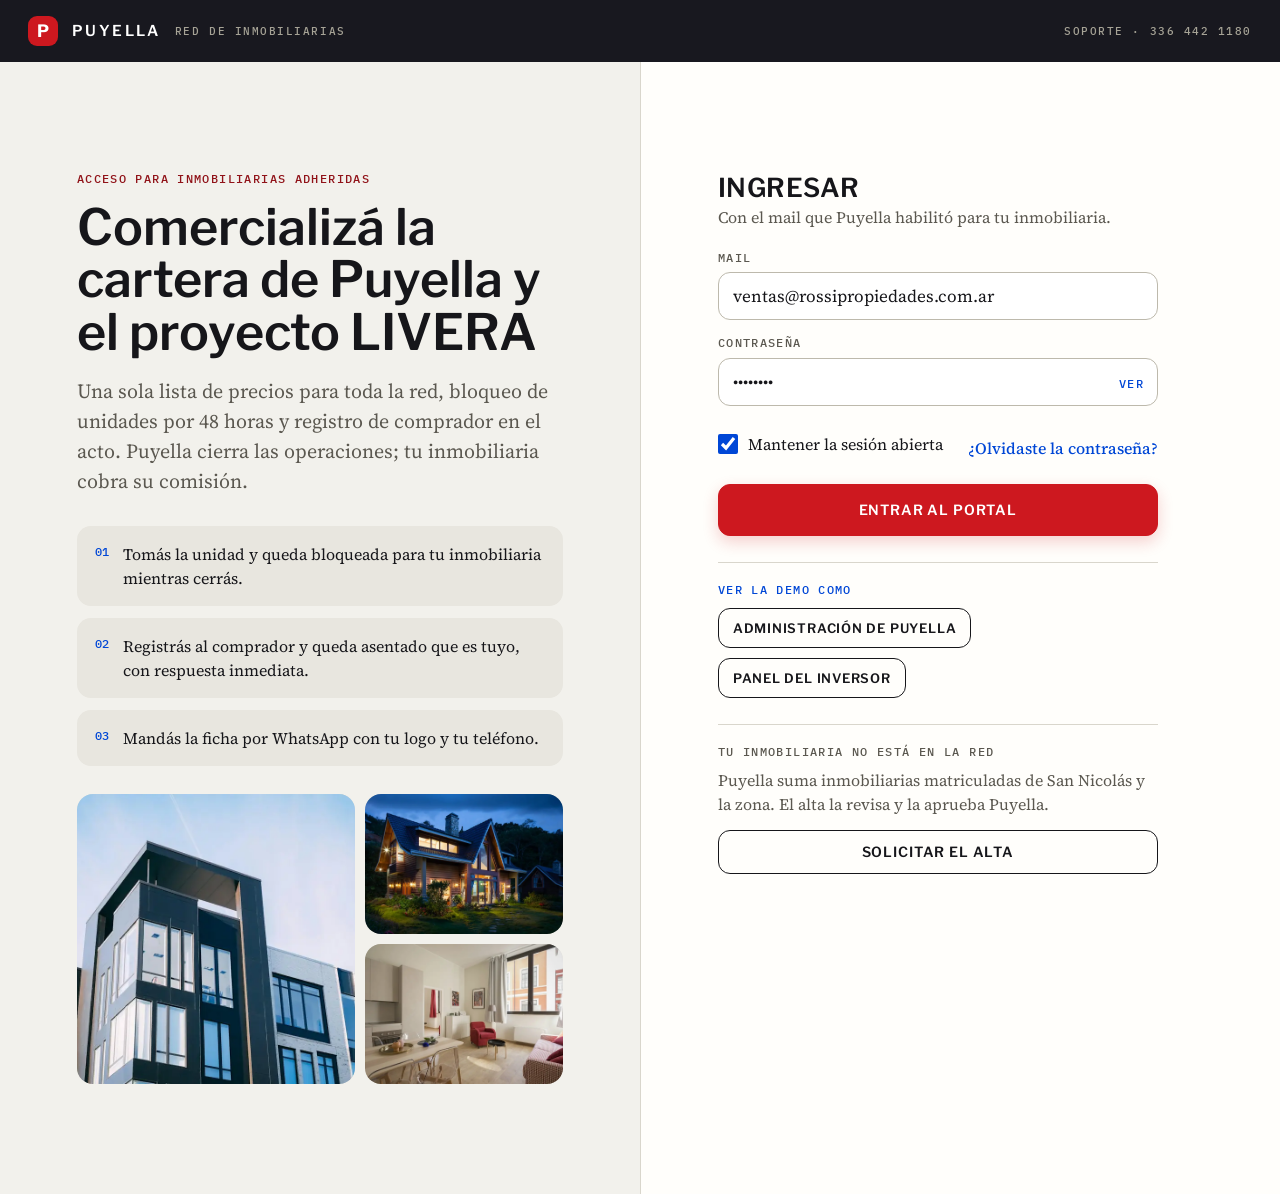
<file: index.html>
<!doctype html>
<html lang="es">
<head>
<meta charset="utf-8">
<meta name="viewport" content="width=device-width, initial-scale=1, viewport-fit=cover">
<meta name="robots" content="noindex, nofollow">
<meta name="theme-color" content="#18181f">
<title>Red de inmobiliarias · Puyella</title>
<link rel="preconnect" href="https://fonts.googleapis.com">
<link rel="preconnect" href="https://fonts.gstatic.com" crossorigin>
<link rel="stylesheet" href="https://fonts.googleapis.com/css2?family=IBM+Plex+Mono:wght@400;500&family=Libre+Franklin:wght@400;500;600;700&family=Source+Serif+4:ital,wght@0,400;0,600;1,400&display=swap">
<link rel="stylesheet" href="css/app.css">
</head>
<body>
<div id="root"></div>
<div id="modal"></div>
<div id="toast" role="status" aria-live="polite"></div>
<noscript><p style="padding:24px">Esta demostración necesita JavaScript.</p></noscript>
<script src="js/data.js"></script>
<script src="js/core.js"></script>
<script src="js/v-inmo.js"></script>
<script src="js/v-admin.js"></script>
<script>APP.start();</script>
</body>
</html>
</file>
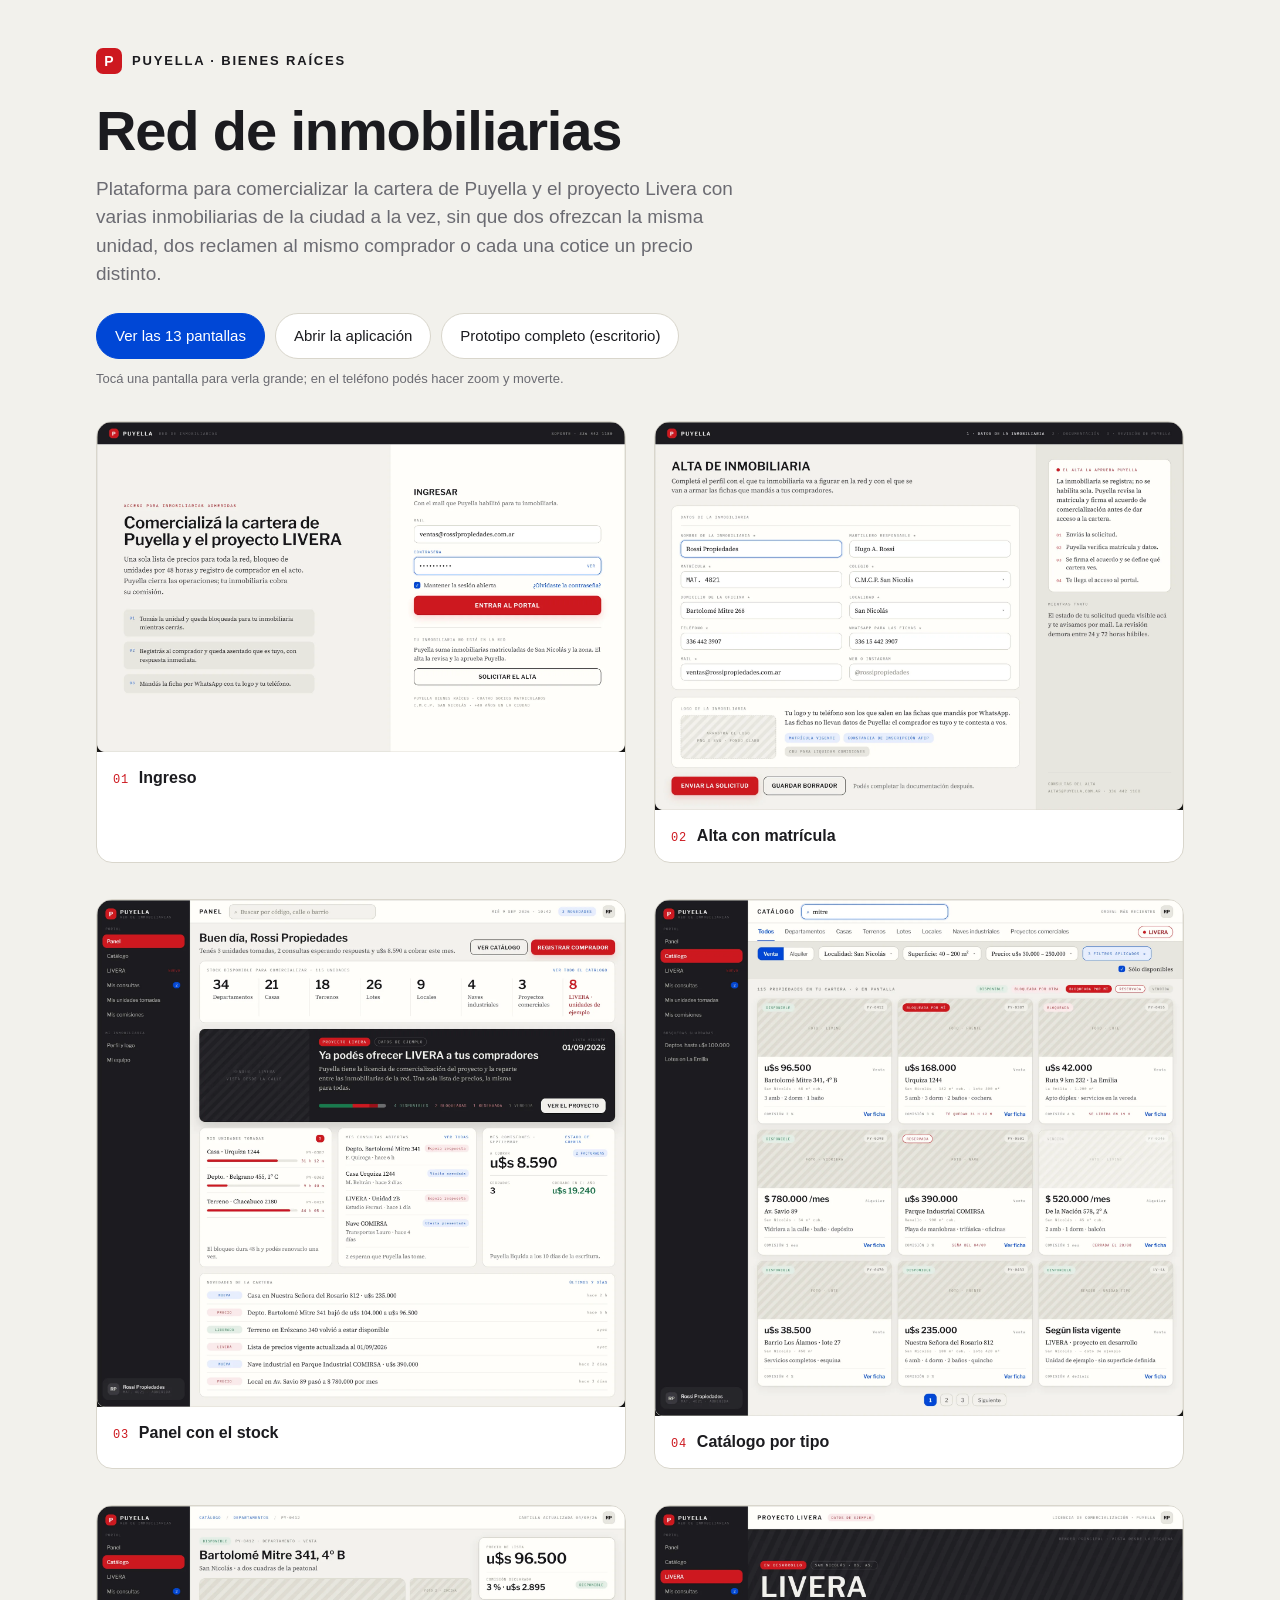
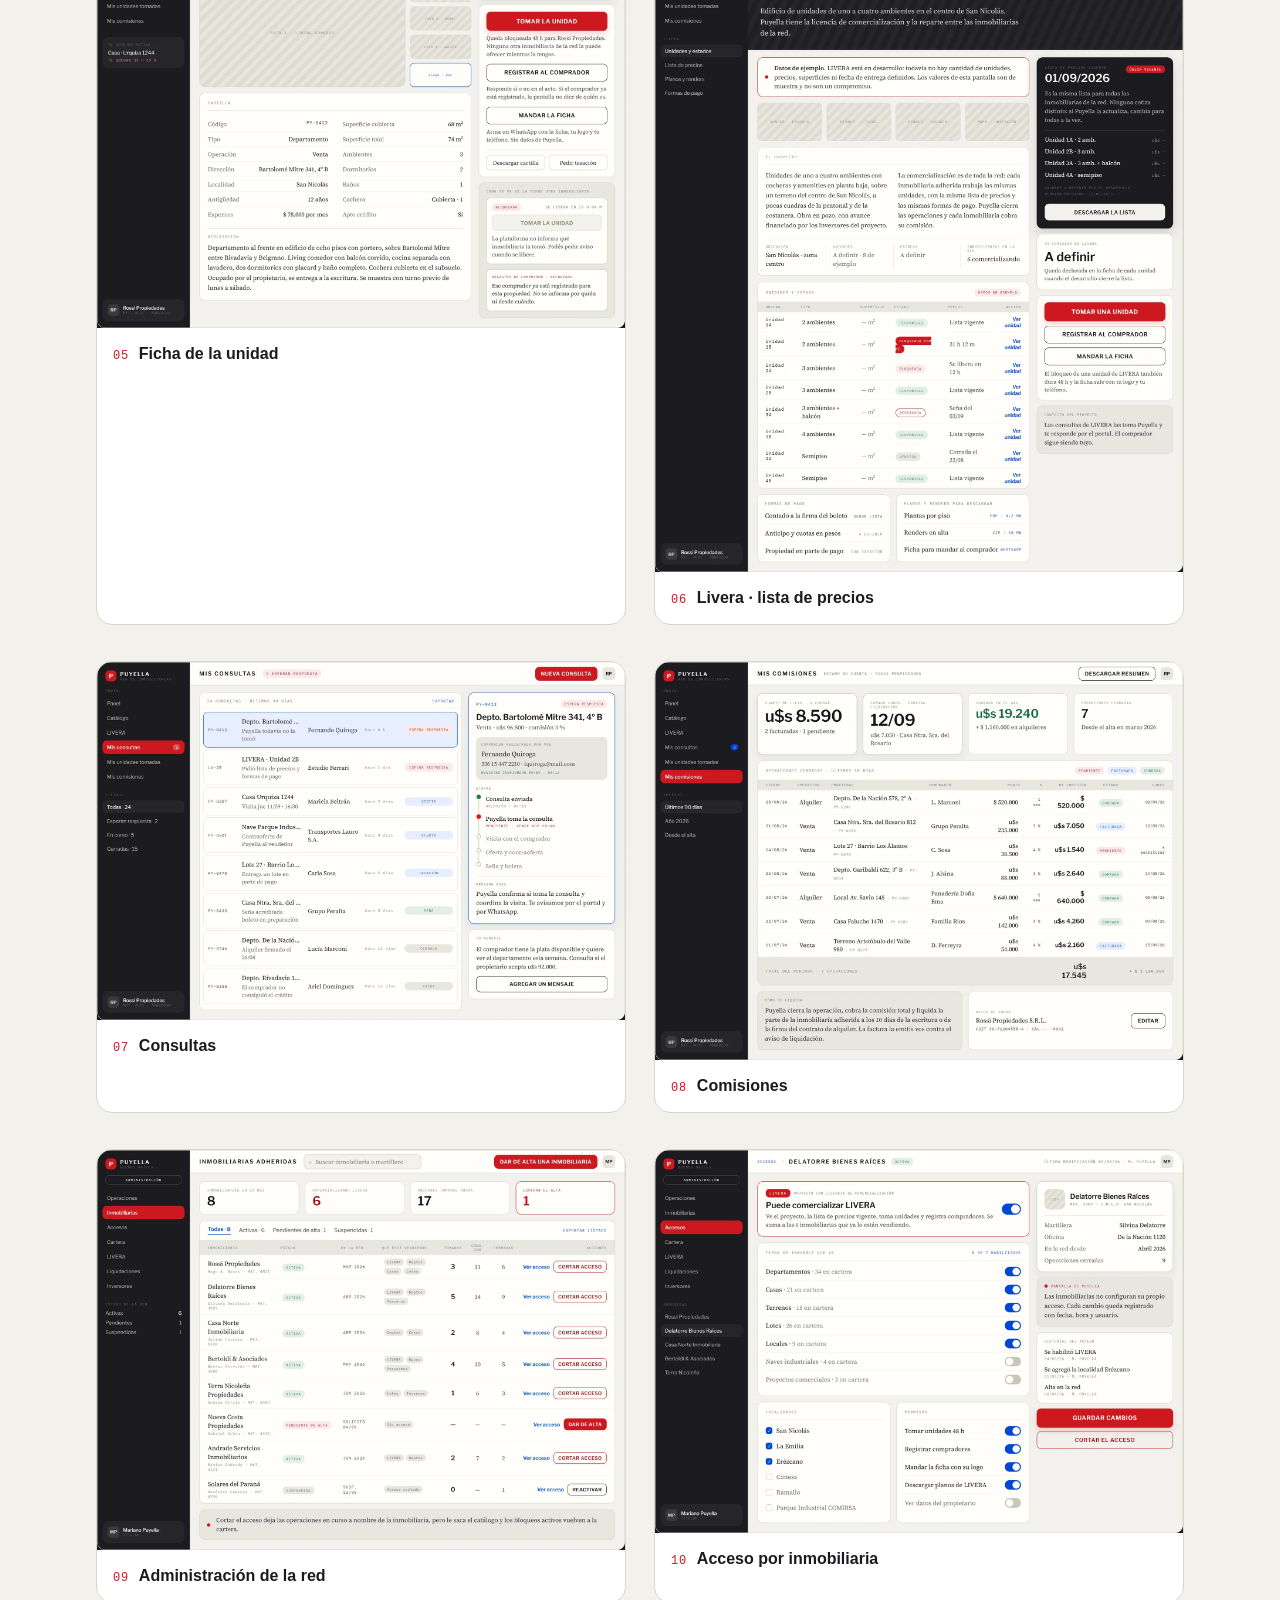
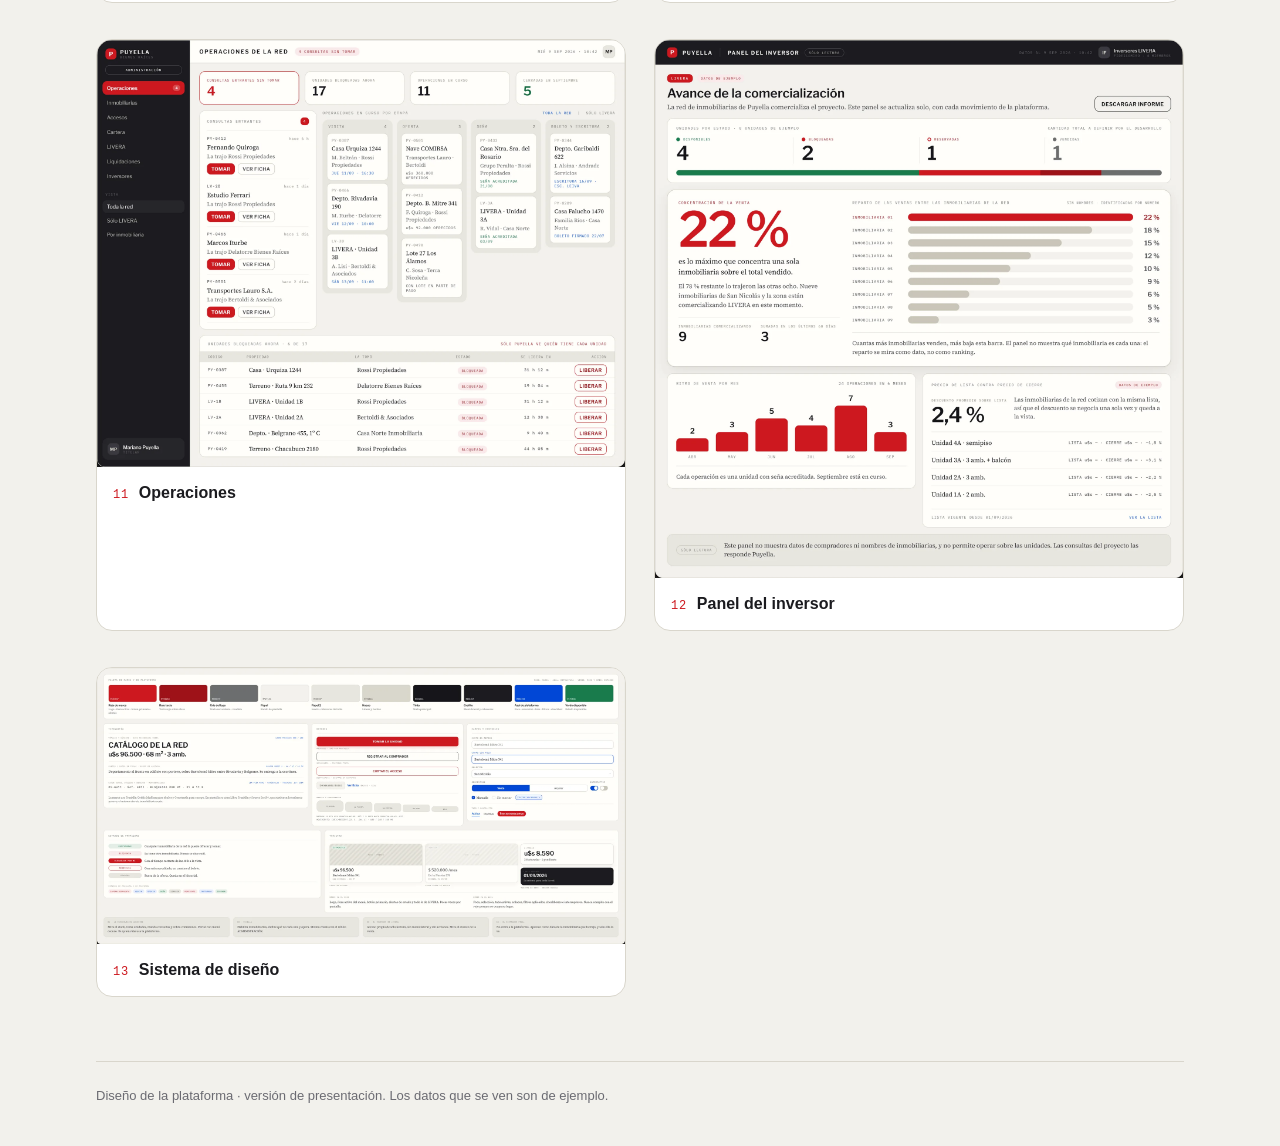
<file: capturas.html>
<!doctype html>
<html lang="es">
<head>
<meta charset="utf-8">
<meta name="viewport" content="width=device-width, initial-scale=1">
<meta name="robots" content="noindex, nofollow">
<title>Red de Inmobiliarias · Puyella</title>
<style>
:root{--papel:#F2F1EC;--tinta:#1b1b1f;--suave:#6b6b72;--linea:#d9d6cc;--rojo:#cd181f;--azul:#0047d6;--sup:#fff}
@media (prefers-color-scheme:dark){:root{--papel:#141416;--tinta:#f2f1ec;--suave:#a0a0a8;--linea:#2c2c31;--sup:#1d1d21}}
*{box-sizing:border-box;margin:0}
body{background:var(--papel);color:var(--tinta);font:16px/1.5 -apple-system,BlinkMacSystemFont,"Segoe UI",Roboto,sans-serif;-webkit-font-smoothing:antialiased}
.wrap{max-width:1120px;margin:0 auto;padding:0 16px}
header{padding:48px 0 32px}
.marca{display:flex;align-items:center;gap:10px;font-weight:600;letter-spacing:.14em;font-size:13px;text-transform:uppercase}
.marca i{width:26px;height:26px;border-radius:7px;background:var(--rojo);color:#fff;display:grid;place-items:center;font:700 14px/1 sans-serif;letter-spacing:0}
h1{font-size:clamp(32px,7vw,56px);line-height:1.05;letter-spacing:-.02em;font-weight:700;margin:28px 0 14px}
header p{max-width:640px;color:var(--suave);font-size:clamp(16px,2.4vw,19px)}
.acciones{display:flex;flex-wrap:wrap;gap:10px;margin-top:24px}
.btn{display:inline-block;padding:11px 18px;border-radius:980px;font-size:15px;font-weight:500;text-decoration:none;border:1px solid var(--linea);color:var(--tinta);background:var(--sup)}
.btn.p{background:var(--azul);border-color:var(--azul);color:#fff}
.nota{font-size:13px;color:var(--suave);margin-top:10px}
.grid{display:grid;gap:28px;padding-bottom:64px}
@media (min-width:860px){.grid{grid-template-columns:1fr 1fr;gap:36px 28px}}
figure{background:var(--sup);border:1px solid var(--linea);border-radius:16px;overflow:hidden}
figure button{display:block;width:100%;border:0;padding:0;background:none;cursor:zoom-in}
figure img{display:block;width:100%;height:auto}
figcaption{display:flex;gap:10px;align-items:baseline;padding:14px 16px;font-weight:600}
figcaption span{font:500 12px/1 ui-monospace,Menlo,monospace;color:var(--rojo);letter-spacing:.06em}
footer{border-top:1px solid var(--linea);padding:24px 0 40px;font-size:13px;color:var(--suave)}
#vis{position:fixed;inset:0;background:rgba(10,10,12,.94);display:none;flex-direction:column;z-index:10}
#vis.on{display:flex}
#vis .barra{display:flex;justify-content:space-between;align-items:center;padding:12px 16px;color:#fff;font-size:14px;gap:8px}
#vis .barra b{font-weight:600;overflow:hidden;text-overflow:ellipsis;white-space:nowrap}
#vis button{background:#ffffff1f;color:#fff;border:0;border-radius:980px;padding:8px 14px;font-size:14px;cursor:pointer}
#vis .lienzo{flex:1;overflow:auto;-webkit-overflow-scrolling:touch}
#vis img{display:block;width:max(100%,900px);height:auto;margin:0 auto}
</style>
</head>
<body>
<div class="wrap">
<header>
  <div class="marca"><i>P</i>Puyella · Bienes raíces</div>
  <h1>Red de inmobiliarias</h1>
  <p>Plataforma para comercializar la cartera de Puyella y el proyecto Livera con varias inmobiliarias de la ciudad a la vez, sin que dos ofrezcan la misma unidad, dos reclamen al mismo comprador o cada una cotice un precio distinto.</p>
  <div class="acciones">
    <a class="btn p" href="#pantallas">Ver las 13 pantallas</a>
    <a class="btn" href="./">Abrir la aplicación</a>
    <a class="btn" href="prototipo-escritorio.html">Prototipo completo (escritorio)</a>
  </div>
  <p class="nota">Tocá una pantalla para verla grande; en el teléfono podés hacer zoom y moverte.</p>
</header>
<main id="pantallas" class="grid"></main>
<footer>Diseño de la plataforma · versión de presentación. Los datos que se ven son de ejemplo.</footer>
</div>

<div id="vis" role="dialog" aria-modal="true" aria-label="Pantalla ampliada">
  <div class="barra"><button id="ant">‹ Anterior</button><b id="tit"></b><button id="sig">Siguiente ›</button><button id="cer">Cerrar</button></div>
  <div class="lienzo"><img id="gran" alt=""></div>
</div>

<script>
const P=[["01-ingreso","Ingreso"],["02-alta","Alta con matrícula"],["03-panel","Panel con el stock"],["04-catalogo","Catálogo por tipo"],["05-ficha","Ficha de la unidad"],["06-livera","Livera · lista de precios"],["07-consultas","Consultas"],["08-comisiones","Comisiones"],["09-adheridas","Administración de la red"],["10-acceso","Acceso por inmobiliaria"],["11-operaciones","Operaciones"],["12-inversor","Panel del inversor"],["13-sistema","Sistema de diseño"]];
const g=document.getElementById("pantallas"),v=document.getElementById("vis"),gran=document.getElementById("gran"),tit=document.getElementById("tit");
let i=0;
P.forEach(([f,t],n)=>{
  const fig=document.createElement("figure");
  fig.innerHTML=`<button type="button" aria-label="Ampliar: ${t}"><img loading="${n<2?"eager":"lazy"}" src="img/${f}.webp" alt="${t}"></button><figcaption><span>${String(n+1).padStart(2,"0")}</span>${t}</figcaption>`;
  fig.querySelector("button").onclick=()=>abrir(n);
  g.appendChild(fig);
});
function abrir(n){i=(n+P.length)%P.length;gran.src=`img/${P[i][0]}.webp`;gran.alt=P[i][1];tit.textContent=`${i+1}/${P.length} · ${P[i][1]}`;v.classList.add("on");document.body.style.overflow="hidden";v.querySelector(".lienzo").scrollTo(0,0)}
function cerrar(){v.classList.remove("on");document.body.style.overflow=""}
document.getElementById("sig").onclick=()=>abrir(i+1);
document.getElementById("ant").onclick=()=>abrir(i-1);
document.getElementById("cer").onclick=cerrar;
addEventListener("keydown",e=>{if(!v.classList.contains("on"))return;if(e.key==="Escape")cerrar();if(e.key==="ArrowRight")abrir(i+1);if(e.key==="ArrowLeft")abrir(i-1)});
</script>
</body>
</html>
</file>
<file: css/app.css>
/* Diseño de la Red de inmobiliarias — mismos colores, tipografías y estructura que el diseño aprobado.
   Mejoras aplicadas: rótulos desde 11 px con contraste AA, estado con punto además del color,
   foco visible, acciones destructivas en menú con confirmación y versión para móvil. */
:root{
  --rojo:#cd181f;--rojo2:#901218;--papel:#f2f1ec;--papel2:#e8e6df;--hueso:#d9d6cc;
  --tinta:#16161a;--grafito:#18181f;--azul:#0047d6;--verde:#19784c;--ambar:#8a5a00;
  --suave:#5b5850;--card:#fffefb;--line:#d9d6cc;
  --sans:"Libre Franklin",system-ui,-apple-system,"Segoe UI",sans-serif;
  --serif:"Source Serif 4",Georgia,"Times New Roman",serif;
  --mono:"IBM Plex Mono",ui-monospace,Menlo,Consolas,monospace;
  --side:252px;
}
*{box-sizing:border-box;margin:0}
html{-webkit-text-size-adjust:100%}
body{background:var(--papel);color:var(--tinta);font:400 16px/1.5 var(--serif);-webkit-font-smoothing:antialiased;min-height:100vh}
button,input,select,textarea{font:inherit;color:inherit}
a{color:var(--azul);text-decoration:none}
:focus-visible{outline:2px solid var(--azul);outline-offset:2px;border-radius:6px}
[hidden]{display:none!important}

/* ---------- estructura ---------- */
.app{display:grid;grid-template-columns:var(--side) 1fr;min-height:100vh}
.side{background:var(--grafito);color:var(--papel2);position:sticky;top:0;height:100vh;display:flex;flex-direction:column;padding:18px 12px 14px;overflow-y:auto}
.brand{display:flex;align-items:center;gap:10px;padding:4px 8px 14px;color:#fff}
.logo{width:32px;height:32px;border-radius:9px;background:var(--rojo);color:#fff;display:grid;place-items:center;font:700 17px/1 var(--sans);flex:none}
.brand b{font:600 15px/1 var(--sans);letter-spacing:.16em}
.brand small{display:block;font:500 10.5px/1.2 var(--mono);letter-spacing:.1em;color:#a6a396;margin-top:4px;text-transform:uppercase}
.nl{font:500 11px/1 var(--mono);letter-spacing:.14em;color:#a6a396;text-transform:uppercase;padding:18px 10px 8px}
.nav a,.nav button{display:flex;align-items:center;gap:10px;width:100%;text-align:left;background:none;border:0;color:#e8e6df;padding:10px 12px;border-radius:10px;font:400 16px/1.2 var(--serif);cursor:pointer;margin-bottom:2px}
.nav a:hover,.nav button:hover{background:#ffffff14}
.nav a.on{background:var(--rojo);color:#fff}
.nav .cnt{margin-left:auto;background:var(--azul);color:#fff;font:600 12px/1 var(--sans);padding:4px 8px;border-radius:99px}
.nav a.on .cnt{background:#fff;color:var(--rojo)}
.nav .nuevo{margin-left:auto;font:500 10.5px/1 var(--mono);letter-spacing:.1em;color:#ff9a9e}
.nav a.on .nuevo{color:#fff}
.sp{flex:1}
.chip-admin{display:block;text-align:center;border:1px solid #ffffff40;border-radius:99px;padding:6px;font:500 11px/1 var(--mono);letter-spacing:.2em;margin:0 0 6px;color:#e8e6df}
.me{display:flex;align-items:center;gap:10px;background:#ffffff12;border:0;border-radius:14px;padding:10px;width:100%;text-align:left;cursor:pointer;color:#fff}
.av{width:34px;height:34px;border-radius:50%;background:#ffffff26;display:grid;place-items:center;font:600 13px/1 var(--sans);flex:none;color:#fff}
.me b{display:block;font:400 15px/1.2 var(--serif)}
.me small{display:block;font:500 10.5px/1.3 var(--mono);letter-spacing:.08em;color:#a6a396;text-transform:uppercase;margin-top:2px}
.mainw{min-width:0;display:flex;flex-direction:column}
.bar{height:62px;background:var(--card);border-bottom:1px solid var(--line);display:flex;align-items:center;gap:16px;padding:0 28px;position:sticky;top:0;z-index:5}
.bar h2{font:600 18px/1 var(--sans);letter-spacing:.14em;text-transform:uppercase;white-space:nowrap}
.bar .crumb{font:500 12px/1 var(--mono);letter-spacing:.1em;text-transform:uppercase;color:var(--azul)}
.bar .crumb span{color:var(--suave)}
.bar .fl{flex:1}
.bar .date{font:500 12px/1 var(--mono);letter-spacing:.08em;color:var(--suave);text-transform:uppercase}
.bar .av{background:var(--papel2);color:var(--tinta);width:40px;height:40px}
.bar .menu-btn{display:none}
.srch{position:relative;flex:0 1 420px;min-width:0}
.srch input{width:100%;height:42px;border-radius:12px;border:1px solid var(--line);background:var(--papel);padding:0 14px 0 38px;font:400 16px/1 var(--serif)}
.srch svg{position:absolute;left:12px;top:12px;width:18px;height:18px;color:var(--suave)}
.page{padding:28px;max-width:1280px;width:100%}
.ph{display:flex;align-items:flex-end;justify-content:space-between;gap:20px;flex-wrap:wrap;margin-bottom:22px}
.ph h1{font:600 34px/1.1 var(--sans);letter-spacing:-.005em}
.ph p{font-size:18px;color:var(--suave);margin-top:6px}
.ph .acts{display:flex;gap:10px;flex-wrap:wrap}

/* ---------- componentes ---------- */
.card{background:var(--card);border:1px solid var(--line);border-radius:18px;padding:22px;box-shadow:0 1px 2px #16161a0d,0 8px 24px #16161a0a}
.card.soft{background:var(--papel2);box-shadow:none}
.card.dark{background:var(--grafito);color:#fff;border-color:var(--grafito)}
.lab{font:500 11.5px/1.3 var(--mono);letter-spacing:.12em;text-transform:uppercase;color:var(--suave)}
.dark .lab{color:#b4b1a4}
.lab.az{color:var(--azul)}
.card>.lab:first-child{margin-bottom:14px}
.ln{display:flex;justify-content:space-between;align-items:baseline;gap:12px}
.ln a.lab,.ln button.lab{background:none;border:0;cursor:pointer;color:var(--azul);padding:0 4px;min-height:40px;display:inline-flex;align-items:center}
.big{font:600 44px/1 var(--sans);letter-spacing:-.01em}
.h3{font:600 20px/1.25 var(--sans)}
.mut{color:var(--suave)}
.mono{font-family:var(--mono)}
.grid{display:grid;gap:18px}
.g2{grid-template-columns:1fr 1fr}.g3{grid-template-columns:repeat(3,1fr)}.g4{grid-template-columns:repeat(4,1fr)}
.g21{grid-template-columns:2fr 1fr}.g12{grid-template-columns:1fr 2fr}
.ais{align-items:start}.g12.c{grid-template-columns:1fr 1.5fr;gap:36px}#opg{grid-template-columns:380px 1fr}.mt{margin-top:18px}.mt2{margin-top:28px}

.btn{display:inline-flex;align-items:center;justify-content:center;gap:8px;min-height:44px;padding:0 20px;border-radius:12px;border:1.5px solid var(--tinta);background:transparent;color:var(--tinta);font:600 14px/1 var(--sans);letter-spacing:.06em;text-transform:uppercase;cursor:pointer;white-space:nowrap;text-decoration:none}
.btn:hover{background:#16161a0d}
.btn.p{background:var(--rojo);border-color:var(--rojo);color:#fff;box-shadow:0 6px 16px #cd181f33}
.btn.p:hover{background:#b6151b}
.btn.sm{min-height:40px;padding:0 14px;font-size:13px}
.btn.xs{min-height:40px;padding:0 12px;font-size:12px;border-radius:10px}
.btn.w{width:100%}
.btn.dk{background:#fff;color:var(--tinta);border-color:#fff}
.btn.d{border-color:var(--rojo);color:var(--rojo2)}
.btn[disabled]{opacity:.55;cursor:not-allowed;box-shadow:none;border-style:dashed}
.btn.p[disabled]{background:var(--hueso);border-color:var(--hueso);color:#4a483f}
.lk{background:none;border:0;color:var(--azul);font:500 16px/1.2 var(--serif);cursor:pointer;padding:6px 0;text-decoration:none}
.lk:hover{text-decoration:underline}

/* estado: punto + texto, no solo color */
.st{display:inline-flex;align-items:center;gap:7px;font:500 11.5px/1 var(--mono);letter-spacing:.08em;text-transform:uppercase;padding:6px 11px;border-radius:99px;white-space:nowrap}
.st::before{content:"";width:7px;height:7px;border-radius:50%;background:currentColor;flex:none}
.st.ok{background:#e1f1e8;color:#115c37}
.st.otra{background:#f6e3e3;color:#8c1117}
.st.mia{background:var(--azul);color:#fff}
.st.res{background:#fff;color:#8a5a00;box-shadow:inset 0 0 0 1.5px #8a5a00}
.st.vend{background:var(--hueso);color:#4a483f}
.st.az{background:#e3ebff;color:#0a3aa6}
.st.rs{background:#f6e3e3;color:#8c1117}
.st.vd{background:#e1f1e8;color:#115c37}
.st.gr{background:var(--papel2);color:#4a483f}
.tm{font:500 12px/1 var(--mono);letter-spacing:.06em;color:var(--tinta)}
.tm.urg{color:var(--rojo2);font-weight:600}

.bar-p{height:8px;border-radius:99px;background:var(--hueso);overflow:hidden;display:flex}
.bar-p i{display:block;height:100%}

/* tablas como filas que se apilan en móvil */
.tbl{display:block}
.tbl .r{display:grid;grid-template-columns:var(--cols);gap:14px;align-items:center;padding:14px 20px;border-top:1px solid var(--line)}
.tbl .r.h{background:var(--papel2);border-top:0;font:500 11.5px/1.2 var(--mono);letter-spacing:.1em;text-transform:uppercase;color:var(--suave);padding:11px 20px}
.tbl .r>*{min-width:0}
.tbl.card{padding:0;overflow:hidden}
.tbl .r.click{cursor:pointer}
.tbl .r.click:hover{background:#16161a08}
.tbl .num{text-align:right}
.tbl small{display:block;font:500 12px/1.3 var(--mono);color:var(--suave);letter-spacing:.04em}

/* formularios */
.fld{display:block;margin-bottom:16px}
.fld .lab{display:block;margin-bottom:7px}
.in,select.in,textarea.in{width:100%;min-height:48px;border-radius:12px;border:1.5px solid #bdb9ac;background:#fff;padding:10px 14px;font:400 17px/1.3 var(--serif)}
.in::placeholder{color:#6b685c}
.in:focus{outline:0;border-color:var(--azul);box-shadow:0 0 0 3px #0047d62e}
textarea.in{min-height:96px;resize:vertical}
.seg{display:inline-flex;border:1.5px solid #bdb9ac;border-radius:12px;overflow:hidden;background:#fff}
.seg button{border:0;background:none;padding:0 18px;min-height:44px;font:500 16px/1 var(--serif);cursor:pointer;color:var(--suave)}
.seg button.on{background:var(--azul);color:#fff;font-weight:600}
.chk{display:inline-flex;align-items:center;gap:10px;cursor:pointer;min-height:44px}
.chk input{width:20px;height:20px;accent-color:var(--azul)}
.sw{position:relative;width:50px;height:30px;flex:none}
.sw input{position:absolute;inset:0;opacity:0;margin:0;cursor:pointer;z-index:1}
.sw i{position:absolute;inset:0;border-radius:99px;background:#bdb9ac;transition:.15s}
.sw i::after{content:"";position:absolute;top:3px;left:3px;width:24px;height:24px;border-radius:50%;background:#fff;box-shadow:0 1px 3px #0004;transition:.15s}
.sw input:checked+i{background:var(--azul)}
.sw input:checked+i::after{left:23px}
.sw input:focus-visible+i{outline:2px solid var(--azul);outline-offset:2px}
.swr{display:flex;align-items:center;justify-content:space-between;gap:14px;padding:14px 0;border-top:1px solid var(--line)}
.swr:first-of-type{border-top:0}
.swr.off{color:var(--suave)}
.tabs{display:flex;gap:6px;overflow-x:auto;border-bottom:1px solid var(--line);scrollbar-width:none}
.tabs::-webkit-scrollbar{display:none}
.tabs button{background:none;border:0;border-bottom:3px solid transparent;padding:13px 14px;font:400 17px/1 var(--serif);color:var(--suave);cursor:pointer;white-space:nowrap}
.tabs button.on{color:var(--azul);font-weight:600;border-color:var(--azul)}
.note{display:flex;gap:12px;align-items:flex-start;padding:16px 20px;border-radius:16px;background:var(--papel2)}
.note::before{content:"";width:9px;height:9px;border-radius:50%;background:var(--rojo);margin-top:9px;flex:none}
.note.err{background:#fff;border:1.5px solid var(--rojo)}
.ph-img{background:repeating-linear-gradient(135deg,#e6e3d9 0 14px,#ded9cc 14px 28px);display:grid;place-items:center;color:#6f6b5d;font:500 11.5px/1.2 var(--mono);letter-spacing:.14em;text-transform:uppercase;text-align:center;padding:8px}
.pill-c{display:inline-block;font:500 11.5px/1 var(--mono);letter-spacing:.08em;text-transform:uppercase;padding:6px 11px;border-radius:99px;background:var(--papel2);color:#4a483f}
.pill-c.az{background:#e3ebff;color:#0a3aa6}
.pill-c.rj{background:var(--rojo);color:#fff}
.empty{text-align:center;padding:48px 20px;color:var(--suave)}
.empty b{display:block;font:600 20px/1.2 var(--sans);color:var(--tinta);margin-bottom:6px}

/* menú ⋯, modal, toast */
.mn{position:relative;display:inline-block}
.mn>button{width:44px;height:44px;border-radius:12px;border:1.5px solid #bdb9ac;background:#fff;cursor:pointer;font:700 20px/1 var(--sans);letter-spacing:2px;color:var(--tinta)}
.mn .pop{position:absolute;right:0;top:48px;z-index:20;min-width:210px;background:#fff;border:1px solid var(--line);border-radius:14px;box-shadow:0 12px 32px #16161a2e;padding:6px}
.pop button,.pop a{display:block;width:100%;text-align:left;background:none;border:0;padding:12px 14px;border-radius:10px;font:400 16px/1.2 var(--serif);cursor:pointer;color:var(--tinta)}
.pop button:hover,.pop a:hover{background:var(--papel)}
.pop .dg{color:var(--rojo2)}
#modal{position:fixed;inset:0;background:#16161a99;z-index:50;display:none;align-items:center;justify-content:center;padding:16px}
#modal.on{display:flex}
#modal .box{background:var(--card);border-radius:22px;width:min(520px,100%);max-height:calc(100vh - 32px);overflow:auto;padding:26px;box-shadow:0 24px 64px #0006}
#modal h3{font:600 24px/1.2 var(--sans);margin-bottom:8px}
#modal .acts{display:flex;gap:10px;justify-content:flex-end;margin-top:20px;flex-wrap:wrap}
#toast{position:fixed;left:50%;bottom:28px;transform:translateX(-50%) translateY(20px);background:var(--grafito);color:#fff;padding:14px 20px;border-radius:14px;font:400 16px/1.3 var(--serif);opacity:0;pointer-events:none;transition:.2s;z-index:60;max-width:calc(100vw - 32px);box-shadow:0 12px 32px #0005}
#toast.on{opacity:1;transform:translateX(-50%) translateY(0)}
#toast.er{background:var(--rojo2)}

/* ---------- ingreso y alta ---------- */
.login{display:grid;grid-template-columns:1fr 1fr;min-height:calc(100vh - 62px)}
.login .l{background:var(--papel);padding:min(9vw,110px) min(6vw,92px)}
.login .r{background:var(--card);padding:min(9vw,110px) min(6vw,80px);border-left:1px solid var(--line)}
.login h1{font:600 clamp(32px,4.4vw,50px)/1.05 var(--sans);margin:14px 0 18px}
.login .lead{font-size:20px;color:var(--suave);max-width:560px}
.steps{display:grid;gap:12px;margin-top:30px;max-width:560px}
.steps div{background:var(--papel2);border-radius:14px;padding:16px 18px;display:flex;gap:14px}
.steps b{font:500 12px/1.6 var(--mono);color:var(--azul)}
.top2{height:62px;background:var(--grafito);color:#fff;display:flex;align-items:center;gap:14px;padding:0 28px}
.top2 .logo{width:30px;height:30px}
.top2 b{font:600 15px/1 var(--sans);letter-spacing:.16em}
.top2>span:not(.logo){font:500 11px/1 var(--mono);letter-spacing:.14em;color:#a6a396;text-transform:uppercase}
.top2 .fl{flex:1}
.demo-as{margin-top:26px;padding-top:20px;border-top:1px solid var(--line)}
.demo-as .row{display:flex;gap:10px;flex-wrap:wrap;margin-top:10px}

/* ---------- catálogo ---------- */
.cards{display:grid;grid-template-columns:repeat(3,1fr);gap:18px}
.pc{background:var(--card);border:1px solid var(--line);border-radius:18px;overflow:hidden;display:flex;flex-direction:column;cursor:pointer;box-shadow:0 1px 2px #16161a0d;transition:.15s}
.pc:hover{transform:translateY(-2px);box-shadow:0 10px 28px #16161a1a}
.pc .im{height:170px;position:relative}
.pc .im .st{position:absolute;left:12px;top:12px}
.pc .im .cd{position:absolute;right:12px;top:12px;background:#fffefbe6;border-radius:99px;padding:6px 10px;font:500 11.5px/1 var(--mono);color:var(--suave)}
.pc .bd{padding:16px 18px 14px;display:flex;flex-direction:column;gap:3px;flex:1}
.pc .pr{display:flex;justify-content:space-between;align-items:baseline}
.pc .pr b{font:600 26px/1.1 var(--sans)}
.pc .pr small{font:500 11.5px/1 var(--mono);letter-spacing:.1em;text-transform:uppercase;color:var(--suave)}
.pc .tt{font:400 19px/1.25 var(--serif);margin-top:2px}
.pc .ft{display:flex;justify-content:space-between;align-items:center;gap:8px;border-top:1px solid var(--line);margin-top:12px;padding-top:12px}
.pc.dim{opacity:.7}
.chips{display:flex;gap:8px;overflow-x:auto;scrollbar-width:none;padding:2px}
.chips::-webkit-scrollbar{display:none}
.chips button{flex:none;border:1.5px solid #bdb9ac;background:#fff;border-radius:99px;min-height:40px;padding:0 16px;font:400 16px/1 var(--serif);cursor:pointer}
.chips button.on{background:var(--azul);border-color:var(--azul);color:#fff;font-weight:600}
.fbar{display:flex;gap:12px;flex-wrap:wrap;align-items:center;background:var(--papel2);border-radius:16px;padding:14px 16px;margin:16px 0}

/* ---------- ficha ---------- */
.fi{display:grid;grid-template-columns:1fr 380px;gap:22px;align-items:start}
.fi.acc{grid-template-columns:1fr 360px}
.gal{display:grid;grid-template-columns:3fr 1fr;gap:12px}
.gal .m{height:390px;border-radius:18px}
.gal .s{display:grid;grid-template-rows:repeat(4,1fr);gap:12px}
.gal .s .ph-img{border-radius:14px;min-height:80px}
.cart{display:grid;grid-template-columns:1fr 1fr;column-gap:36px}
.cart div{display:flex;justify-content:space-between;gap:12px;padding:13px 0;border-bottom:1px solid var(--line)}
.cart span:first-child{color:var(--suave)}
.cart span:last-child{text-align:right}
.stick{position:sticky;top:78px;display:grid;gap:16px}
.mbar{display:none}
.hint{font-size:15px;color:var(--suave);margin:8px 0 14px}

/* ---------- livera ---------- */
.hero{border-radius:20px;background:repeating-linear-gradient(135deg,#202028 0 18px,#1a1a21 18px 36px);color:#fff;padding:44px 40px}
.hero h1{font:600 clamp(54px,9vw,96px)/1 var(--sans);letter-spacing:-.01em;margin:16px 0}
.hero p{font-size:20px;color:#d8d5c9;max-width:760px}

/* ---------- consultas ---------- */
.split{display:grid;grid-template-columns:1.25fr 1fr;gap:20px;align-items:start}
.cl{padding:0;overflow:hidden}
.cr{display:grid;grid-template-columns:78px 1fr auto;gap:14px;align-items:center;padding:16px 20px;border-top:1px solid var(--line);cursor:pointer;text-decoration:none;color:inherit}
.cr:hover{background:#16161a08}
.cr.on{background:#e8efff;box-shadow:inset 3px 0 var(--azul)}
.cr .cd{font:500 12px/1.3 var(--mono);color:var(--suave)}
.cr b{font:400 19px/1.25 var(--serif);display:block}
.cr small{color:var(--suave);font-size:15px;display:block}
.tl{list-style:none;padding:0;margin:0}
.tl li{position:relative;padding:0 0 18px 28px}
.tl li::before{content:"";position:absolute;left:0;top:6px;width:13px;height:13px;border-radius:50%;border:2px solid var(--hueso);background:#fff}
.tl li::after{content:"";position:absolute;left:6px;top:20px;bottom:-4px;width:2px;background:var(--hueso)}
.tl li:last-child::after{display:none}
.tl li.done::before{background:var(--verde);border-color:var(--verde)}
.tl li.now::before{background:var(--azul);border-color:var(--azul)}
.tl li.todo{color:var(--suave)}
.tl small{display:block;font:500 12px/1.4 var(--mono);color:var(--suave);letter-spacing:.04em}

/* ---------- inversor ---------- */
.iv{max-width:1180px;margin:0 auto;padding:28px}
.cbars{display:grid;gap:12px;margin-top:6px}
.cbars .b{display:grid;grid-template-columns:150px 1fr 52px;gap:14px;align-items:center}
.cbars .lab{white-space:nowrap}
.cbars .t{height:14px;border-radius:99px;background:var(--papel2);overflow:hidden}
.cbars .t i{display:block;height:100%;border-radius:99px;background:#a9a595}
.cbars .b:first-child .t i{background:var(--azul)}
.cbars .b:first-child span:last-child{color:var(--azul);font-weight:600}
.cbars span:last-child{text-align:right;font:500 18px/1 var(--sans)}
.ritmo{display:flex;align-items:flex-end;gap:12px;height:190px;margin-top:12px}
.ritmo div{flex:1;display:flex;flex-direction:column;align-items:center;justify-content:flex-end;gap:6px;height:100%}
.ritmo i{display:block;width:100%;border-radius:8px 8px 4px 4px;background:var(--azul)}
.ritmo b{font:600 20px/1 var(--sans)}
.ritmo span{font:500 11.5px/1 var(--mono);color:var(--suave);letter-spacing:.1em}

/* ---------- guía de estilo ---------- */
.sw8{display:grid;grid-template-columns:repeat(auto-fill,minmax(150px,1fr));gap:12px}
.sw8 div{border-radius:14px;overflow:hidden;border:1px solid var(--line);background:#fff}
.sw8 i{display:block;height:64px}
.sw8 span{display:block;padding:8px 10px;font:500 11.5px/1.4 var(--mono)}

/* ---------- móvil ---------- */
@media (max-width:1100px){
  .cards{grid-template-columns:repeat(2,1fr)}
  .g4{grid-template-columns:repeat(2,1fr)}
  .g3{grid-template-columns:repeat(2,1fr)}
  .fi,.fi.acc{grid-template-columns:1fr}
  .stick{position:static}
}
@media (max-width:900px){
  .app{display:block}
  .side{position:fixed;left:0;top:0;bottom:0;width:min(300px,86vw);z-index:40;transform:translateX(-102%);transition:.2s;height:100%}
  .app.open .side{transform:none;box-shadow:0 0 0 100vmax #16161a88}
  .bar{padding:0 14px;gap:10px}
  .bar .menu-btn{display:grid;place-items:center;width:44px;height:44px;border:0;background:none;color:var(--tinta);cursor:pointer}
  .bar .date,.bar .crumb{display:none}
  .bar h2{font-size:15px}
  .srch{display:none}
  .page{padding:18px 14px 90px}
  .ph h1{font-size:28px}
  .ph p{font-size:17px}
  .ph .acts{width:100%}.ph .acts .btn{flex:1}
  .g2,.g3,.g4,.g21,.g12,.g12.c,.split{grid-template-columns:1fr}
  .cards{grid-template-columns:1fr}
  .card{padding:18px}
  .big{font-size:38px}
  .login{grid-template-columns:1fr}
  .login .r{border-left:0;border-top:1px solid var(--line)}
  .login .l{padding:36px 20px}.login .r{padding:32px 20px}
  .top2{padding:0 16px}.top2>span:not(.logo){display:none}.top2 .me{display:flex}
  .tbl .r.h{display:none}
  .tbl .r{grid-template-columns:1fr 1fr;gap:8px 14px;padding:16px}
  .tbl .r>[data-l]::before{content:attr(data-l);display:block;font:500 11px/1.4 var(--mono);letter-spacing:.1em;text-transform:uppercase;color:var(--suave)}
  .tbl .r>.full{grid-column:1/-1}
  .tbl .num{text-align:left}
  .gal{grid-template-columns:1fr}.gal .m{height:230px}.gal .s{grid-template-columns:repeat(4,1fr);grid-template-rows:none}.gal .s .ph-img{min-height:64px}
  .cart{grid-template-columns:1fr}
  .hero{padding:28px 20px}
  .cr{grid-template-columns:1fr auto;gap:6px 12px}.cr .cd{grid-column:1/-1}
  .cbars .b{grid-template-columns:96px 1fr 44px;gap:10px}
  .iv{padding:16px 14px}
  .mbar{display:flex;position:fixed;left:0;right:0;bottom:0;z-index:30;background:var(--card);border-top:1px solid var(--line);padding:10px 14px calc(10px + env(safe-area-inset-bottom));gap:12px;align-items:center;box-shadow:0 -8px 24px #16161a14}
  .mbar>div{flex:1;min-width:0}
  .mbar b{font:600 19px/1.1 var(--sans);display:block;white-space:nowrap}
  .mbar small{font:500 11.5px/1.2 var(--mono);color:var(--suave)}
  .mbar .btn{flex:none}
  #toast{bottom:90px}
}
@media (prefers-reduced-motion:reduce){*{transition:none!important}}
@media print{.side,.bar,.mbar,#toast{display:none}.app{display:block}}

/* =====================================================================
   Segunda tanda: fotos, gráficos y navegación móvil
   ===================================================================== */
.ic{flex:none}
.pic{position:relative;overflow:hidden;display:block;padding:0}
.pic img{position:absolute;inset:0;width:100%;height:100%;object-fit:cover;display:block}
.pic.full{width:100%;height:100%}
.pic.th{width:56px;height:56px;border-radius:12px;flex:none}
.pic.th.lg{width:64px;height:64px}
.pic.th.wide{width:100%;height:84px;margin-bottom:8px;border-radius:12px}
.pcell{display:flex;align-items:center;gap:12px}
.pcell .th{width:44px;height:44px}
.acell{display:flex;align-items:center;gap:12px}
.avt{width:42px;height:42px;border-radius:12px;color:#fff;display:grid;place-items:center;font:600 15px var(--sans);flex:none;letter-spacing:.02em}
.avt.big{width:64px;height:64px;border-radius:16px;font-size:22px}

.pc .im{height:180px;position:relative;background:#e6e3d9}
.pc .im .pic{position:absolute;inset:0}
.pc .im .st{z-index:2;box-shadow:0 1px 6px #0003}
.pc .im .cd{z-index:2}
.pc.dim .im img{filter:grayscale(.75)}

.ring{position:relative;display:inline-grid;place-items:center;width:60px;height:60px;flex:none}
.ring svg{position:absolute;inset:0}
.ring b{position:relative;display:flex;align-items:baseline;font:600 17px/1 var(--sans)}
.ring small{font:500 10px var(--mono);margin-left:1px;color:var(--suave)}
.steps5{display:flex;gap:4px;margin-top:6px}
.steps5 i{width:22px;height:6px;border-radius:99px;background:var(--hueso)}
.steps5 i.on{background:var(--azul)}
.steps5 i.x{background:#a9a595}
.legend{display:flex;gap:14px;flex-wrap:wrap;margin-top:10px;font:500 12px var(--mono);color:var(--suave)}
.legend i,.dotc{display:inline-block;width:9px;height:9px;border-radius:50%;margin-right:6px}

/* panel */
.qa{display:none;grid-template-columns:repeat(4,1fr);gap:10px;margin-bottom:18px}
.qa button{background:var(--card);border:1px solid var(--line);border-radius:16px;padding:14px 4px 12px;display:flex;flex-direction:column;align-items:center;gap:8px;font:500 12.5px/1.2 var(--sans);color:var(--tinta);cursor:pointer;text-align:center}
.qa button span{width:46px;height:46px;border-radius:50%;background:#e8efff;color:var(--azul);display:grid;place-items:center}
.qa button.hot span{background:var(--rojo);color:#fff}
.alert{border:1.5px solid #f0c9cb;background:#fff}
.al{display:flex;align-items:center;gap:14px;padding:12px 0;border-top:1px solid var(--line);color:inherit}
.al b{display:block;font:400 18px/1.25 var(--serif)}
.al small{color:var(--suave);font-size:15px;display:block}
.al .go{margin-left:auto;font-size:28px;color:var(--suave)}
.ic-c{width:60px;height:60px;border-radius:50%;background:#e8efff;color:var(--azul);display:grid;place-items:center;flex:none}
.tiles{display:grid;grid-template-columns:repeat(auto-fit,minmax(128px,1fr));gap:12px}
.tile{background:var(--papel);border:1px solid var(--line);border-radius:16px;padding:14px;text-align:left;display:flex;flex-direction:column;gap:2px;cursor:pointer;color:var(--tinta);font:inherit}
.tile:hover{border-color:var(--azul)}
.tile .ti{width:38px;height:38px;border-radius:12px;background:#e8efff;color:var(--azul);display:grid;place-items:center;margin-bottom:8px}
.tile .big{font-size:34px}
.tile .tn{font-size:15px;line-height:1.2}
.tile.lvt{background:#e8efff;border-color:#c9d8ff;color:#0a3aa6}
.lvcard{padding:0!important;overflow:hidden;display:grid;grid-template-columns:240px 1fr}
.lvimg{position:relative;min-height:200px}
.lvimg .pic{position:absolute;inset:0}
.rowc{display:flex;gap:12px;align-items:center;padding:12px 0;border-top:1px solid var(--line);color:inherit}
.rowc .rt{flex:1;min-width:0}
.rowc .rt b{display:block;font:400 18px/1.25 var(--serif)}
.rowc .rt small{display:block;color:var(--suave);font-size:14.5px}
.nov{display:flex;align-items:center;gap:12px;padding:10px 0;border-top:1px solid var(--line);color:inherit}
.nov .nt{flex:1;min-width:0;font-size:17px}
.nov .nc{font-size:12px;white-space:nowrap}

/* ingreso */
.mosaic{display:grid;grid-template-columns:1.4fr 1fr;grid-template-rows:140px 140px;gap:10px;margin-top:28px;max-width:560px}
.mosaic .m1{grid-row:span 2}
.mosaic .pic{border-radius:16px;height:100%}
.logo-row{display:grid;grid-template-columns:240px 1fr;gap:24px;align-items:center}

/* catálogo */
.chips{margin-bottom:12px}
.chips button{display:inline-flex;align-items:center;gap:8px}
.lvchip{flex:none;display:inline-flex;align-items:center;gap:8px;border:1.5px solid var(--rojo2);color:var(--rojo2);border-radius:99px;min-height:40px;padding:0 16px;font:600 15px var(--sans);text-decoration:none;background:#fff}
.fx{display:flex;gap:12px;align-items:center;flex:1;flex-wrap:wrap}
.leg{display:flex;gap:6px;flex-wrap:wrap}
.btn.only-m{display:none}
.only-m{display:none}
.badge{background:var(--azul);color:#fff;border-radius:99px;font:600 12px/1 var(--sans);padding:3px 7px;margin-left:4px}

/* ficha */
.ft1{font:600 38px/1.1 var(--sans)}
.gal .m{height:390px;border-radius:18px;overflow:hidden;position:relative;background:#e6e3d9}
.gal .s{grid-template-rows:repeat(5,1fr)}
.gal .s button{border:0;padding:0;border-radius:14px;overflow:hidden;position:relative;cursor:pointer;min-height:64px;opacity:.7;background:#e6e3d9}
.gal .s button.on{opacity:1;box-shadow:0 0 0 3px var(--azul)}
.plano-t{border:2px dashed var(--azul);color:var(--azul);border-radius:14px;display:grid;place-items:center;text-align:center;font:500 11.5px/1.3 var(--mono);letter-spacing:.12em;text-transform:uppercase;min-height:64px}

/* livera */
.hero{background-size:cover;background-position:center}
.hero-k{display:flex;margin-top:26px;background:#ffffff1a;border-radius:16px;max-width:560px;overflow:hidden}
.hero-k div{flex:1;padding:12px 14px;border-left:1px solid #ffffff26}
.hero-k div:first-child{border:0}
.hero-k b{display:block;font:600 30px/1 var(--sans)}
.hero-k span{font:500 11.5px var(--mono);letter-spacing:.08em;text-transform:uppercase;color:#d8d5c9}
.rend{display:grid;grid-template-columns:repeat(4,1fr);gap:12px}
.rend figure{margin:0}
.rend .pic{height:120px;border-radius:14px}
.rend figcaption{font:500 11.5px var(--mono);letter-spacing:.1em;text-transform:uppercase;color:var(--suave);margin-top:6px}
.plano{margin-top:16px;display:grid;gap:8px}
.pl-roof,.pl-base{text-align:center;font:500 11.5px var(--mono);letter-spacing:.14em;text-transform:uppercase;color:var(--suave);background:var(--papel2);border-radius:10px;padding:8px}
.pl-roof{border-bottom:3px solid var(--hueso)}
.pl-row{display:grid;grid-template-columns:62px repeat(4,1fr);gap:8px;align-items:stretch}
.pl-f{font:500 11.5px var(--mono);color:var(--suave);text-transform:uppercase;display:flex;align-items:center}
.pl-c{display:flex;flex-direction:column;justify-content:center;align-items:center;border-radius:12px;padding:10px 4px;min-height:66px;border:2px solid transparent;text-decoration:none;transition:.12s}
.pl-c:hover{transform:translateY(-2px)}
.pl-c b{font:600 20px/1.1 var(--sans)}
.pl-c small{font:500 11px/1.2 var(--mono);text-align:center}
.e-ok{background:#e1f1e8;border-color:#19784c;color:#115c37}
.e-otra{background:#f6e3e3;border-color:#c4666a;color:#8c1117}
.e-res{background:#fff;border-color:#8a5a00;color:#8a5a00}
.e-vend{background:var(--hueso);color:#4a483f}

/* consultas */
.cr{grid-template-columns:64px 1fr auto}
.cr .ci b{display:block;font:400 19px/1.25 var(--serif)}
.cr .ci small{display:block;color:var(--suave);font-size:15px}
.dimg{height:170px;position:relative}
.dimg .pic{position:absolute;inset:0}

/* admin */
.funnel{display:grid;gap:10px;margin-top:6px}
.fn{display:grid;grid-template-columns:110px 1fr 36px;gap:12px;align-items:center}
.fl2{font:500 12px var(--mono);letter-spacing:.06em;text-transform:uppercase;color:var(--suave)}
.ft2{height:22px;border-radius:99px;background:var(--papel2);overflow:hidden;display:block}
.ft2 i{display:block;height:100%;background:var(--azul);border-radius:99px}
.fn b{font:600 20px var(--sans);text-align:right}

/* inversor */
.obra{display:grid;grid-template-columns:200px 1fr;gap:28px;align-items:center}
.dn{position:relative;width:200px;height:200px}
.dn svg{width:100%;height:100%}
.dn-c{position:absolute;inset:0;display:grid;place-content:center;text-align:center}
.dn-c b{font:600 34px var(--sans)}
.dn-c small{font:500 11.5px var(--mono);letter-spacing:.1em;text-transform:uppercase;color:var(--suave)}
.obrag{display:grid;grid-template-columns:repeat(3,1fr);gap:10px}
.obrag .pic{height:110px;border-radius:12px}

/* hoja inferior (Más) */
.sheet{display:grid;gap:6px;margin-top:12px}
.sheet a,.sheet button{display:flex;align-items:center;gap:14px;padding:14px;border-radius:14px;background:var(--papel);border:0;text-align:left;color:var(--tinta);cursor:pointer;width:100%;font:inherit;text-decoration:none}
.sheet svg{color:var(--azul)}
.sheet b{display:block;font:600 16px var(--sans)}
.sheet small{color:var(--suave);font-size:14px;display:block}

/* barra de título y navegación inferior */
.bar .back-btn{display:none}
.bar .hascrumb{display:none}
.bar .ttl{display:block}
.bar .hascrumb{display:none}
.tabbar{display:none}

@media (max-width:1100px){
  .lvcard{grid-template-columns:200px 1fr}
  .obra{grid-template-columns:170px 1fr}.dn{width:170px;height:170px}
}
@media (max-width:900px){
  .side{display:none}
  .bar{padding:0 12px 0 8px;gap:6px;height:58px}
  .bar .ttl{font:600 19px/1 var(--sans);letter-spacing:.01em;text-transform:none;flex:1}
  .bar .hascrumb{display:block}
  .bar .crumb{display:none}
  .bar .fl{display:none}
  .bar .back-btn{display:grid;place-items:center;width:44px;height:44px;border:0;background:none;color:var(--tinta);cursor:pointer;margin-left:-4px;border-radius:12px}
  .bar .back-btn:active{background:var(--papel2)}
  .bar .av{margin-left:auto}
  .page{padding:16px 14px 100px}
  .app.detail .page{padding-bottom:96px}
  .tabbar{display:flex;position:fixed;left:0;right:0;bottom:0;z-index:30;background:#fffefbf5;-webkit-backdrop-filter:blur(14px);backdrop-filter:blur(14px);border-top:1px solid var(--line);padding:6px 4px calc(6px + env(safe-area-inset-bottom))}
  .tabbar a,.tabbar button{flex:1;display:flex;flex-direction:column;align-items:center;justify-content:center;gap:3px;padding:6px 2px;border:0;background:none;color:#5b5850;font:500 11.5px/1.1 var(--sans);position:relative;min-height:54px;text-decoration:none;cursor:pointer;border-radius:12px;letter-spacing:.01em}
  .tabbar .on{color:var(--azul);font-weight:600}
  .tabbar .on svg{stroke-width:2.3}
  .tabbar .on::before{content:"";position:absolute;top:-7px;width:30px;height:3px;border-radius:0 0 4px 4px;background:var(--azul)}
  .tabbar em{position:absolute;top:2px;left:calc(50% + 6px);background:var(--rojo);color:#fff;font:700 11px/1 var(--sans);border-radius:99px;padding:3px 6px;font-style:normal;min-width:18px;text-align:center}
  .app.detail .tabbar{display:none}
  .mbar{bottom:0}
  #toast{bottom:92px}
  #modal{align-items:flex-end;padding:0}
  #modal .box{border-radius:22px 22px 0 0;width:100%;max-height:88vh;padding:22px 18px calc(22px + env(safe-area-inset-bottom))}
  .qa{display:grid}
  .ph{margin-bottom:16px}
  .ph:has(+ .qa) .acts{display:none}
  .tiles{grid-template-columns:repeat(2,1fr);gap:10px}
  .tile{flex-direction:row;flex-wrap:wrap;align-items:center;gap:0 10px}
  .tile .ti{margin:0}
  .tile .big{font-size:30px}
  .tile .tn{flex:1 0 100%;margin-top:6px}
  .lvcard{grid-template-columns:1fr}
  .lvimg{min-height:150px}
  .nov .nc{display:none}
  .nov{flex-wrap:wrap}
  .mosaic{grid-template-rows:110px 110px}
  .logo-row{grid-template-columns:1fr}
  .btn.only-m{display:inline-flex}
  .only-m{display:block}
  .fbar{padding:12px}
  .fx{display:none;width:100%;margin-top:4px}
  .fbar.open .fx{display:flex}
  .fbar .seg{flex:1}.fbar .seg button{flex:1;padding:0 8px}
  .chips{margin-right:-14px;padding-right:14px}
  .pc .im{height:200px}
  .ft1{font-size:28px}
  .gal .s{grid-template-columns:repeat(5,1fr);grid-template-rows:none}
  .rend{grid-template-columns:repeat(2,1fr)}
  .hero-k{max-width:none}
  .pl-row{grid-template-columns:48px repeat(4,1fr);gap:6px}
  .pl-c{min-height:60px;padding:8px 2px}
  .pl-c small{font-size:10px}
  .cr{grid-template-columns:64px 1fr}
  .cr .st{grid-column:2;justify-self:start}
  .split.nosel .det{display:none}
  .split:not(.nosel) .cl{display:none}
  .fn{grid-template-columns:84px 1fr 30px;gap:10px}
  .kan{display:flex!important;overflow-x:auto;scroll-snap-type:x mandatory;gap:12px;margin-right:-14px;padding-right:14px;padding-bottom:6px}
  .kc{flex:0 0 78%;scroll-snap-align:start}
  .obra{grid-template-columns:1fr;justify-items:center;gap:18px}.obra>div:last-child{width:100%}
  .dn{width:180px;height:180px}
  .stick .card.soft:last-child{display:none}
  .top2 .me{display:flex}
}

/* tercer ajuste: que ninguna columna fuerce el ancho en pantallas chicas */
.grid>*,.fi>*,.split>*,.mainw{min-width:0}
@media (max-width:900px){
  .g2,.g3,.g4,.g21,.g12,.g12.c,.split,.fi,.fi.acc{grid-template-columns:minmax(0,1fr)}
  #opg{grid-template-columns:minmax(0,1fr)}
  .top2 .me{max-width:62vw;min-width:0}
  .top2 .me>span:last-child{min-width:0}
  .top2 .me b,.top2 .me small{white-space:nowrap;overflow:hidden;text-overflow:ellipsis;display:block}
  .in,select.in{max-width:100%}
  .hero-k b{font-size:24px}.hero-k span{font-size:10px;letter-spacing:.04em}.hero-k div{padding:10px}
}
@media (max-width:900px){
  .hero-k div{min-width:0;padding:10px 6px}.hero-k span{display:block;overflow:hidden;text-overflow:ellipsis;white-space:nowrap}
  .ph select.in{min-width:0!important;width:100%}.ph>div{min-width:0;max-width:100%}
}

@media (max-width:900px){
  .g4.kp{grid-template-columns:repeat(2,minmax(0,1fr));gap:10px}
  .g4.kp .card{padding:14px}
  .g4.kp .big{font-size:28px}
  .g4.kp .lab{font-size:11px}
  .g4.kp p{font-size:14px}
}

@media (max-width:900px){.tbl .r>.acell::before,.tbl .r>.pcell::before{display:none}.tbl .r>.acell,.tbl .r>.pcell{grid-column:1/-1}}

@keyframes flash{0%{box-shadow:0 0 0 0 #0047d600}15%{box-shadow:0 0 0 4px var(--azul),0 12px 30px #0047d640;background:#e8efff}100%{box-shadow:0 0 0 0 #0047d600}}
.flash{animation:flash 2.2s ease-out}
@media (prefers-reduced-motion:reduce){.flash{animation:none;box-shadow:0 0 0 3px var(--azul)}}

.kcard{cursor:pointer;transition:box-shadow .15s,transform .15s}
.kcard:hover{box-shadow:0 10px 26px #16161a1f;transform:translateY(-2px)}
.kcard:focus-visible{outline:2px solid var(--azul);outline-offset:2px}
</file>
